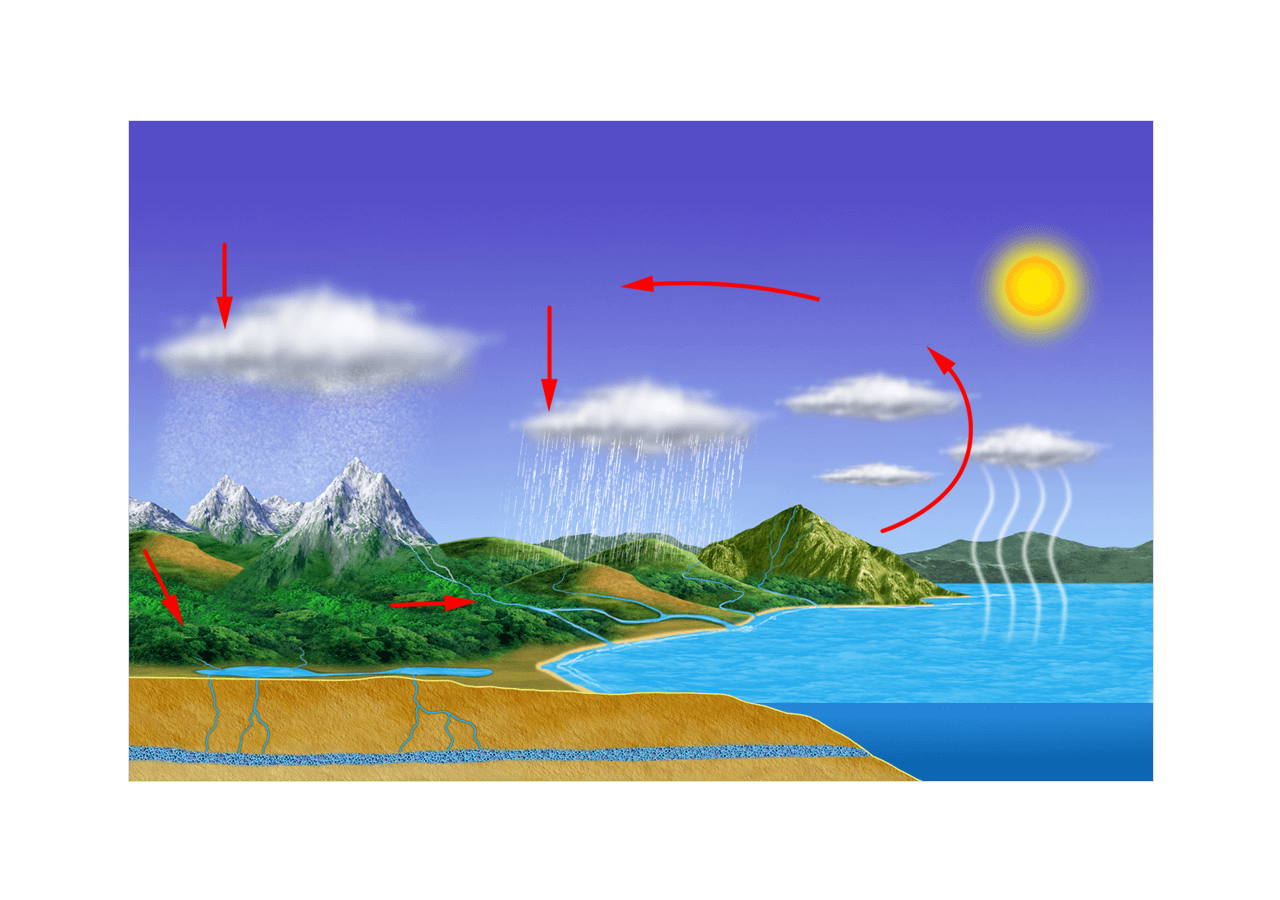
<file: conteudo/game.html>
<!doctype html>
<html lang="pt-br">
<head>
	<meta http-equiv="content-type" content="text/html;charset=utf-8">
	<meta http-equiv="cache-control" content="max-age=0" />
	<meta http-equiv="expires" content="0" />
	<meta name="author" content="Editora do Brasil" />
	<meta name="copyright" content="© 2014 Editoradobrasil.com.br" />
	<meta name="apple-mobile-web-app-title" content="Editora do Brasil">
	<link rel="stylesheet" href="css/normalize.css" type="text/css">
	<link rel="stylesheet" href="css/din.css" type="text/css">
	<link rel="stylesheet" href="css/animate.css" type="text/css">
	<link rel="stylesheet" href="css/template.css" type="text/css">
	<link rel="stylesheet" href="css/style.css" type="text/css">
	<title></title>
</head>

<body>
<div id="loading"><img src="img/template/loader.gif" alt="Carregando">Carregando</div>
<div id="init" class="container">
	<div id="capa">
		<div class="header">
			<h1></h1>
		</div>
		<div class="subheader">
			<span>-</span>	
			<p></p>
		</div>
		<div class="acoes">
			<div>Iniciar</div>
			<div>Créditos</div>
		</div>
		<div id="creditos">
			<div class="barraLogo">
				<img src="img/template/logo.png">
			</div>
			<h2>Projeto Jimboê</h2>
			<div class="boxTextMask"></div>
			<div class="boxText">
				<div class="text-creditos">
				</div>
			</div>
			<div class="btnFechaCreditos">FECHAR</div>
		</div>
	</div>

	<div id="content">
	<!-- Início do html aqui -->
		<div class="game">
			<div class="setaGame1"></div>
			<div class="setaGame2"></div>
			<div class="setaGame3"></div>
			<div class="setaGame3_1"></div>
			<div class="setaGame4"></div>
			<div class="setaGame4_1"></div>
			<div class="openFase1 abrir" id="fase1"></div>
			<div class="openFase2 abrir" id="fase2"></div>
			<div class="openFase3 abrir" id="fase3"></div>
			<div class="openFase3_1 abrir" id="fase3"></div>
			<div class="openFase4 abrir" id="fase4"></div>

			<div class="popupInicial">
				<div class="content">
					<p>
						A constante movimentação da água na natureza é chamada de “ciclo da água”, que muda continuamente de estado físico. O infográfico a seguir mostra um esquema do ciclo da água. As setas vermelhas representam as quatro etapas do ciclo. Clique em uma seta para testar seus conhecimentos.
					</p>
					<div class="close"><img src="img/close_inicial.png" alt=""></div>
				</div>
			</div>

			<div class="fase1">
				<div class="contentVideo">
					<div class="close"><img src="img/close_video.png" alt=""></div>
					<video width="710" height="500" src="media/video/evaporacao_t_leg.mp4" poster="./img/evaporacao_t_leg.jpg" controls preload="auto"  onended="funcao_sair_fullscreen();">
						<!--<source src="media/video/evaporacao_t_leg.mp4" type="video/mp4">
						<source src="media/video/evaporacao_t_leg.ogg" type="video/ogg">-->
						Seu navegador não suporte esse vídeo, por favor atualize.
					</video>
				</div>
				<div class="content">
					<div class="imgReferencia"><img src="img/referencia_fase1.png" alt=""></div>
					<div class="perguntas">
						<h1>Qual é a importância do Sol no ciclo <br />da água?</h1>
						<ul>
							<li>
								<div id="correto">
									<h2>A</h2>
									<h3>Fornece calor ao ambiente, causando a evaporação de rios, lagos e oceanos.</h3>
								</div>
							</li>
							<li>
								<div>
									<h2>B</h2>
									<h3>O calor solar provoca a precipitação da água de rios, oceanos e lagos.</h3>
								</div>
							</li>
							<li>
								<div>
									<h2>C</h2>
									<h3>A radiação solar é a principal responsável pela condensação de rios, oceanos e lagos.</h3>
								</div>
							</li>
						</ul>
					</div>
				</div>
			</div>

			<div class="fase2">
				<div class="contentVideo">
					<div class="close"><img src="img/close_video.png" alt=""></div>
					<video width="710" height="500" src="media/video/condensacao_t_leg.mp4" poster="./img/condensacao_t_leg.jpg" controls preload="auto"  onended="funcao_sair_fullscreen();">
						<!-- <source src="media/video/condensacao_t_leg.mp4" type="video/mp4">
						<source src="media/video/condensacao_t_leg.ogg" type="video/ogg"> -->
						Seu navegador não suporte esse vídeo, por favor atualize.
					</video>
				</div>
				<div class="content">
					<div class="imgReferencia"><img src="img/referencia_fase2.png" alt=""></div>
					<div class="perguntas">
						<h1>Ao atingir as camadas mais altas da atmosfera, o vapor de água se resfria, formando gotículas muito pequenas, que compõem as:</h1>
						<ul>
							<li>
								<div>
									<h2>A</h2>
									<h3>nevascas.</h3>
								</div>
							</li>
							<li>
								<div>
									<h2>B</h2>
									<h3>chuvas.</h3>
								</div>
							</li>
							<li>
								<div id="correto">
									<h2>C</h2>
									<h3>nuvens.</h3>
								</div>
							</li>
						</ul>
					</div>
				</div>
			</div>

			<div class="fase3">
				<div class="contentVideo">
					<div class="close"><img src="img/close_video.png" alt=""></div>
					<video width="710" height="500" src="media/video/precipitacao_t_leg.mp4" poster="./img/precipitacao_t_leg.jpg" controls preload="auto"  onended="funcao_sair_fullscreen();">
						<!--<source src="media/video/precipitacao_t_leg.mp4" type="video/mp4">
						<source src="media/video/precipitacao_t_leg.ogg" type="video/ogg">-->
						Seu navegador não suporte esse vídeo, por favor atualize.
					</video>
				</div>
				<div class="content">
					<div class="imgReferencia"><img src="img/referencia_fase3.png" alt=""></div>
					<div class="perguntas">
						<h1>A chuva é um fenômeno que ocorre devido à:</h1>
						<ul>
							<li>
								<div id="correto">
									<h2>A</h2>
									<h3>precipitação das gotas de água presentes nas nuvens.</h3>
								</div>
							</li>
							<li>
								<div>
									<h2>B</h2>
									<h3>ebulição das gotas de água presentes nas nuvens.</h3>
								</div>
							</li>
							<li>
								<div>
									<h2>C</h2>
									<h3>lixiviação das gotas de água presentes nas nuvens.</h3>
								</div>
							</li>
						</ul>
					</div>
				</div>
			</div>

			<div class="fase4">
				<div class="contentVideo">
					<div class="close"><img src="img/close_video.png" alt=""></div>
					<video width="710" height="500" src="media/video/infiltracao_t_leg.mp4" poster="./img/infiltracao_t_leg.jpg" controls preload="auto"  onended="funcao_sair_fullscreen();">
						<!--<source src="media/video/infiltracao_t_leg.mp4" type="video/mp4">
						<source src="media/video/infiltracao_t_leg.ogg" type="video/ogg">-->
						Seu navegador não suporte esse vídeo, por favor atualize.
					</video>
				</div>
				<div class="content">
					<div class="imgReferencia"><img src="img/referencia_fase4.png" alt=""></div>
					<div class="perguntas">
						<h1>O processo de infiltração contribui para:</h1>
						<ul>
							<li>
								<div id="correto">
									<h2>A</h2>
									<h3>a formação de reservas subterrâneas de água.</h3>
								</div>
							</li>
							<li>
								<div>
									<h2>B</h2>
									<h3>o aumento do volume dos rios.</h3>
								</div>
							</li>
							<li>
								<div>
									<h2>C</h2>
									<h3>o aumento da evaporação.</h3>
								</div>
							</li>
						</ul>
					</div>
				</div>
			</div>

		</div>
	<!-- Final do html aqui -->
	</div>
</div>
	<script>
function iniciar_oed_frame(){
	iniciar_com_tap();
}	
	</script>
  <script type="text/javascript" src="../js/lib/howler.js"></script>
  <script type="text/javascript" src="js/audios_oed.js"></script>
  <script type="text/javascript" src="../js/carrega_oed.js"></script>
  <script type="text/javascript" src="js/funcoes.js"></script>
</body>	
</html>
</file>
<file: conteudo/css/din.css>
@font-face {
    font-family: 'dincond-boldregular';
    src: url(din/din_cond-bold-webfont.eot);
    src: url(din/din_cond-bold-webfont.eot?#iefix) format('embedded-opentype'),
         url(din/din_cond-bold-webfont.woff) format('woff'),
         url(din/din_cond-bold-webfont.ttf) format('truetype'),
         url(din/din_cond-bold-webfont.svg#dincond-boldregular) format('svg');
    font-weight: normal;
    font-style: normal;
}
@font-face {
    font-family: 'dincond-lightregular';
    src: url(din/din_cond-light-webfont.eot);
    src: url(din/din_cond-light-webfont.eot?#iefix) format('embedded-opentype'),
         url(din/din_cond-light-webfont.woff) format('woff'),
         url(din/din_cond-light-webfont.ttf) format('truetype'),
         url(din/din_cond-light-webfont.svg#dincond-lightregular) format('svg');
    font-weight: normal;
    font-style: normal;
}
@font-face {
    font-family: 'dincond-mediumregular';
    src: url(din/din_cond-medium-webfont.eot);
    src: url(din/din_cond-medium-webfont.eot?#iefix) format('embedded-opentype'),
         url(din/din_cond-medium-webfont.woff) format('woff'),
         url(din/din_cond-medium-webfont.ttf) format('truetype'),
         url(din/din_cond-medium-webfont.svg#dincond-mediumregular) format('svg');
    font-weight: normal;
    font-style: normal;
}
</file>
<file: conteudo/css/template.css>
html {
	-webkit-tap-highlight-color: rgba(255,0,255,0);
}
.blueDiv {
	-webkit-tap-highlight-color: rgba(255,0,0,0);
}

@font-face {
    font-family: 'MyriadProRegular';
    src: url('myriadpro-regular.eot');
    src: url('myriadpro-regular.eot') format('embedded-opentype'),
         url('myriadpro-regular.woff') format('woff'),
         url('myriadpro-regular.ttf') format('truetype'),
         url('myriadpro-regular.svg#MyriadProRegular') format('svg');
	font-weight:normal;
	font-style:normal;
}
@font-face {
    font-family: 'MyriadProLight';
    src: url('myriadpro-light.eot');
    src: url('myriadpro-light.eot') format('embedded-opentype'),
         url('myriadpro-light.woff') format('woff'),
         url('myriadpro-light.ttf') format('truetype'),
         url('myriadpro-light.svg#MyriadProLight') format('svg');
	font-weight:normal;
	font-style:normal;
}
@font-face {
    font-family: 'proxima_novalight';
    src: url('proximanova-light-webfont.eot');
    src: url('proximanova-light-webfont.eot?#iefix') format('embedded-opentype'),
         url('proximanova-light-webfont.woff') format('woff'),
         url('proximanova-light-webfont.ttf') format('truetype'),
         url('proximanova-light-webfont.svg#proxima_novalight') format('svg');
    font-weight: normal;
    font-style: normal;

}
@font-face {
    font-family: 'proxima_nova_rgregular';
    src: url('proximanova-regular-webfont.eot');
    src: url('proximanova-regular-webfont.eot?#iefix') format('embedded-opentype'),
         url('proximanova-regular-webfont.woff') format('woff'),
         url('proximanova-regular-webfont.ttf') format('truetype'),
         url('proximanova-regular-webfont.svg#proxima_nova_rgregular') format('svg');
    font-weight: normal;
    font-style: normal;

}
body{
	font-family: 'MyriadProLight';
	overflow:hidden;
}
#loading {
	position:fixed;
	left:0;
	top:0;
	width:0%;
	height:0%;
	background-color:#efefef;	
	z-index:9001;
	display:none;
	text-align:center;
	font-family: 'proxima_novalight';
	font-size:16px;
}
#loading img {
	display:block;
	display:none;
	margin:250px auto 15px auto;
}
#capa {
	position:absolute;
	top:0;
	left:0;
	width:100%;
	height:100%;
	background:url(../img/template/capa.jpg) no-repeat center;
	z-index:9000;
	display:none;
}
#capa .header {
	display:none;
	width:1090px;
	height:330px;
	background:url(../img/template/capa-header.png) no-repeat left top;	
	margin:25px 0 0 29px;
	padding:1px 0;
	transition:all .5s ease;
	-moz-transition:all 1s ease;
	-ms-transition:all 1s ease;
	-o-transition:all 1s ease;
	-webkit-transition:all 1s ease;
}
#capa .header h1 {
	display:block;
	width:700px;
	height:50px;
	text-align:left;
	padding:1px;
	margin:20px 0 0 30px;
	font-family: 'MyriadProRegular';
	font-size:51px;
	color:#FFF;
	font-weight:normal;
	text-transform:uppercase;
}
#capa .subheader {
	position: relative;
	width:577px;
	display:block;
	opacity:0;
	margin:-75px 0 0 33px;
	padding:10px 15px 5px 15px;
	background-color:#F60;
	-webkit-border-radius: 10px;
	-moz-border-radius: 10px;
	border-radius: 10px;
	transition:all .5s ease;
	-moz-transition:all .5s ease;
	-ms-transition:all .5s ease;
	-o-transition:all .5s ease;
	-webkit-transition:all .5s ease;
	transition-delay:.2s;
	-webkit-transition-delay:.2s;
	-o-transition-delay:.2s;
	-moz-transition-delay:.2s;

}
#capa .subheader p {
	font-family: 'MyriadProRegular';
	color:#fff;
	font-size:35px;
	padding:0;
	margin:0;
	text-transform:uppercase;
}
#capa .subheader span {
	position: absolute; 
	color: #fff; 
	top:14px; left: 194px; font-size: 33px; color: #FFFFFF; font-family: 'MyriadProRegular';
}
#capa .acoes {
	position:absolute;
	bottom:0;
	right:0;
	width:230px;
	height:180px;
}
#capa .acoes div:first-child {
	display:none;
	float:right;
	width:100px;
	border:3px solid #fff;
	margin:55px 30px 0 0;
	padding:8px 15px;
	-webkit-border-radius: 15px;
	-moz-border-radius: 15px;
	border-radius: 15px;
	font-family: 'proxima_nova_rgregular';
	font-size:30px;
	color:#FFF;
	text-transform:uppercase;
	cursor:pointer;
	transition:all .5s ease-out;
	-moz-transition:all .5s ease-out;
	-ms-transition:all .5s ease-out;
	-o-transition:all .5s ease-out;
	-webkit-transition:all .5s ease-out;
}
#capa .acoes div:first-child:hover {
	transform:scale(1.1);
	-webkit-transform:scale(1.1);
}
#capa .acoes div:nth-child(2) {
	display:none;
	width:68px;
	margin:120px 0 0 85px;
	padding:6px 10px 3px 10px;
	-webkit-border-radius: 10px;
	-moz-border-radius: 10px;
	border-radius: 10px;
	font-family: 'MyriadProLight';
	font-size:23px;
	color:#fff;
	cursor:pointer;
	transition:all .5s ease-out;
	-moz-transition:all .5s ease-out;
	-ms-transition:all .5s ease-out;
	-o-transition:all .5s ease-out;
	-webkit-transition:all .5s ease-out;
}
#capa .acoes div:nth-child(2):hover {
	text-decoration:underline;
}
#creditos {
	display:none;
	position:relative;
	width:700px; 
	height:400px;
	background-color:#FFF;
	margin:33px 0 0 50px;
}
#creditos .barraLogo {
	float:left;
	width:120px;
	height:380px;
	padding:10px;
	background-color:#292a67;
}
#creditos h2 {
	width:530px;
	float:left;
	font-family: 'proxima_novalight';
	color:#292a67;
	font-size:34px;
	font-weight:normal;
	padding:20px 0 0 20px;
	margin:0;
}
#creditos .boxText {
	width:520px;
	height:261px;
	overflow:hidden;
	float:left;
	margin:-330px 0 0 160px;
}
#creditos .boxTextMask {
	position:absolute;
	width:520px;
	height:261px;
	z-index:300;
	margin:70px 0 0 160px;
	background:url(../img/template/bgCreditosText.png) no-repeat left top;
}
#creditos .boxText .text-creditos {
	display:block;
	margin:261px 0 0 0;
	font-family: Arial, Helvetica, sans-serif;
	font-size:11px;
	line-height:180%;
}
#creditos .btnFechaCreditos {
	position:absolute;
	bottom:20px;
	right:20px;
	width:42px;
	height:18px;
	border:2px solid #555;
	margin:110px 0 0 100px;
	padding:6px 10px 3px 10px;
	-webkit-border-radius: 10px;
	-moz-border-radius: 10px;
	border-radius: 10px;
	font-family: Arial, Helvetica, sans-serif;
	font-size:11px;
	color:#666;
	background:#ffffff;
	text-transform:uppercase;
	cursor:pointer;
}
.container {
	width:1024px;
	height:660px; 
	overflow:hidden; 
	display:block; 
	position:absolute; 
	padding:0; 
	top:50%; 
	left:50%; 
	margin:-330px 0 0 -512px;
	background:rgba(255,255,255,.3);
	border:1px solid rgba(255,255,255,.8);
	
	cursor:default;
}
#header {
	display:inherit;
	position:relative;
	width:1024px;
	height:60px;
	top:0;
	border-bottom:3px solid #fff;
	z-index:0;
	visibility:hidden;
}
#header .icon {
	width:60px;
	height:60px;
	float:left;
	border-right:3px solid #fff;
	cursor:pointer;
}
.imghome {
	background:url(../img/template/btnHome.png) no-repeat 11px 12px;
}
.imginfografico, .imgInfografico {
	background:url(../img/template/icones.png) no-repeat -138px -51px;
}
.imginfografico, .imgInfografico {
	background:url(../img/template/icones.png) no-repeat -138px -51px;
}
.imgjogo, .imgJogo {
	background:url(../img/template/icones.png) no-repeat -136px 12px;
}
.imgVideo, .imgvideo {
	background:url(../img/template/icones.png) no-repeat -62px 12px;
}

.imgdragindrop, .imgDragInDrop {
	background:url(../img/template/icones.png) no-repeat -62px -51px;
}
#header h1 {
	display:block;
	width:875px;
	float:left;
	margin:0;
	padding:2px 0 0 20px;
	font-family: 'MyriadProRegular';
	text-transform:uppercase;
	-webkit-font-smoothing: antialiased;
	text-shadow:1px 1px 1px rgba(0,0,0,0.5);
	font-size:46px;
	font-weight:normal;
	color:white;
}
#header #btnOptions {
	width:63px;
	height:78px;
	position:absolute;
	right:0;
	z-index:100;
	transition:all .5s ease;
	-moz-transition:all .5s ease;
	-ms-transition:all .5s ease;
	-o-transition:all .5s ease;
	-webkit-transition:all .5s ease;
}
#header #btnOptions:hover {
	/*height:88px;*/
}
#header #btnOptions .actionOptions {
	display:block;
	width:60px;
	height:62px;
	margin:0 0 0 3px;
	/*background:url(../img/template/btnInstrucoes.png) no-repeat 11px 15px;*/
}
ul#navOptions {
	display:none;
	position:absolute;
	list-style:none;
	top:0;
	right:0;
	padding:0;
	margin:0;
	z-index:110;
	margin:60px 0 0 0;
}
ul#navOptions li {
	display:block;
	margin:0 auto;
	padding:37px 9px 0 0;
	cursor:pointer;
	transition:all .5s ease;
	-moz-transition:all .5s ease;
	-ms-transition:all .5s ease;
	-o-transition:all .5s ease;
	-webkit-transition:all .5s ease;

	
}
ul#navOptions li:hover {
	opacity:0.3;
}
.overlayOptions {
	display:none;
	position:absolute;
	top:0;
	left:0;
	width:100%;
	height:100%;
	background:rgba(0,0,0,0);
	z-index:91;
}
#instrucoes {
	display:none;
	position:absolute;
	right:5px;
	top:70px;
	margin:0;
	z-index:60;
	padding:20px;
	color:#fff;
	text-shadow:1px 1px 0 rgba(0,0,0,.3);
	background-color:#FF0;
	border:3px solid rgba(255,255,255,0.5);
}
#instrucoes p {
	padding:15px;
	margin:0;
	font-family: 'MyriadProLight';
	font-size:23px;
	color:#fff;
}
.seta {
	display:none;
	position:absolute;
	z-index:999;
	top:50%;
	right:-20px;
	margin:-50px 0 0 0;
	width: 0;
	height: 0;
	border-left: 20px solid red;
	border-top: 50px solid transparent;
	border-bottom: 50px solid transparent;
}
</file>
<file: conteudo/css/style.css>
.container{background:#554CC8}.game{width:100%;height:660px;background:url(../img/bgGame1.png) no-repeat;background-position:0px 60px;}.game .setaGame1,.game .setaGame2,.game .setaGame3,.game .setaGame3_1,.game .setaGame4,.game .setaGame4_1{position:fixed;top:242px;left:216px;width:18px;height:88px;background-image:url(../img/seta_game_3.png);background-size:contain}.game .setaGame1{background-image:url(../img/seta_game_1.png);left:880px;top:345px;width:93px;height:189px}.game .setaGame2{background-image:url(../img/seta_game_2.png);left:620px;top:275px;width:201px;height:27px}.game .setaGame3_1{background-image:url(../img/seta_game_3_1.png);left:540px;top:305px;height:107px}.game .setaGame4{background-image:url(../img/seta_game_4.png);left:142px;top:548px;width:42px;height:79px}.game .setaGame4_1{background-image:url(../img/seta_game_4_1.png);left:390px;top:594px;width:88px;height:18px}.game .openFase1{position:absolute;left:806px;top:307px;width:182px;height:230px;cursor:pointer}.game .openFase2{position:absolute;left:616px;top:247px;width:242px;height:54px;cursor:pointer}.game .openFase3{position:absolute;left:376px;top:257px;width:232px;height:160px;cursor:pointer}.game .openFase3_1{position:absolute;left:6px;top:157px;width:372px;height:180px;cursor:pointer}.game .openFase4{position:absolute;left:136px;top:547px;width:362px;height:110px;cursor:pointer}.game .popupInicial{width:100%;height:660px;top:0px;background:none rgba(255,255,255,0.7);display:none;position:absolute;z-index:20}.game .popupInicial .content{position:absolute;border:5px solid #00a8ff;border-radius:10px;background:#fff;top:210px;left:260px;display:none}.game .popupInicial .content p{font-family:"dincond-lightregular";color:#434343;font-size:22px;padding:8px 15px;text-align:center;line-height:30px;width:419px}.game .popupInicial .content .close{position:absolute;right:-20px;top:-26px;cursor:pointer}.game .fase1,.game .fase2,.game .fase3,.game .fase4{width:100%;height:660px;top:0px;background:none rgba(0,0,0,0.7);display:none;position:absolute;z-index:10}.game .fase1 .contentVideo,.game .fase2 .contentVideo,.game .fase3 .contentVideo,.game .fase4 .contentVideo{position:absolute;border-radius:15px;background:#fff;top:70px;left:140px;width:710px;padding:5px;z-index:2;display:none}.game .fase1 .contentVideo .close,.game .fase2 .contentVideo .close,.game .fase3 .contentVideo .close,.game .fase4 .contentVideo .close{position:absolute;right:-20px;top:-20px;cursor:pointer}.game .fase1 .contentVideo video,.game .fase2 .contentVideo video,.game .fase3 .contentVideo video,.game .fase4 .contentVideo video{width:711px;height:500px}.game .fase1 .content,.game .fase2 .content,.game .fase3 .content,.game .fase4 .content{position:absolute;border-radius:15px;background:#85c5ec;top:70px;left:130px;width:710px;padding:24px;display:none}.game .fase1 .content .imgReferencia,.game .fase2 .content .imgReferencia,.game .fase3 .content .imgReferencia,.game .fase4 .content .imgReferencia{float:left;width:260px;height:476px;border-radius:10px 0 0 10px;overflow:hidden}.game .fase1 .content .imgReferencia img,.game .fase2 .content .imgReferencia img,.game .fase3 .content .imgReferencia img,.game .fase4 .content .imgReferencia img{width:100%}.game .fase1 .content .perguntas,.game .fase2 .content .perguntas,.game .fase3 .content .perguntas,.game .fase4 .content .perguntas{float:left;width:425px;margin-left:24px}.game .fase1 .content .perguntas h1,.game .fase2 .content .perguntas h1,.game .fase3 .content .perguntas h1,.game .fase4 .content .perguntas h1{font-family:"dincond-lightregular";color:#fff;font-size:28px;padding:8px 15px;line-height:38px;width:93%;background:#262261;margin:0;border-radius:0 10px 0 0;cursor:help}.game .fase1 .content .perguntas ul,.game .fase2 .content .perguntas ul,.game .fase3 .content .perguntas ul,.game .fase4 .content .perguntas ul{list-style:none;float:left;width:100%;padding:0;margin:0}.game .fase1 .content .perguntas ul li,.game .fase2 .content .perguntas ul li,.game .fase3 .content .perguntas ul li,.game .fase4 .content .perguntas ul li{width:100%;background:#56a7d9;float:left;margin-top:24px;cursor:pointer;display:none}.game .fase1 .content .perguntas ul li div,.game .fase2 .content .perguntas ul li div,.game .fase3 .content .perguntas ul li div,.game .fase4 .content .perguntas ul li div{float:left;width:100%}.game .fase1 .content .perguntas ul li div h2,.game .fase2 .content .perguntas ul li div h2,.game .fase3 .content .perguntas ul li div h2,.game .fase4 .content .perguntas ul li div h2{background:#0e76bc;font-family:"dincond-lightregular";color:#fff;font-size:55px;padding:20px 32px;text-align:center;float:left;margin:0}.game .fase1 .content .perguntas ul li div h3,.game .fase2 .content .perguntas ul li div h3,.game .fase3 .content .perguntas ul li div h3,.game .fase4 .content .perguntas ul li div h3{font-family:"dincond-lightregular";color:#fff;font-size:20px;padding:23px 20px 0;text-align:left;float:left;margin:0;line-height:27px;width:69%}.game .fase1 .content .perguntas ul li:nth-child(3),.game .fase2 .content .perguntas ul li:nth-child(3),.game .fase3 .content .perguntas ul li:nth-child(3),.game .fase4 .content .perguntas ul li:nth-child(3){border-radius:0 0 10px 0}.game .fase1 .content .perguntas ul li:hover,.game .fase2 .content .perguntas ul li:hover,.game .fase3 .content .perguntas ul li:hover,.game .fase4 .content .perguntas ul li:hover{transition:background 1s ease;-webkit-transition:background 1s ease;-moz-transition:background 1s ease;-ms-transition:background 1s ease;-o-transition:background 1s ease;background:#2486c2}.game .fase1 .content .close,.game .fase2 .content .close,.game .fase3 .content .close,.game .fase4 .content .close{position:absolute;right:-20px;top:-26px;cursor:pointer}.game .fase2 .content .perguntas ul li{margin-top:9px}.game .fase2 .content .perguntas ul li div{float:left;width:100%}.game .fase2 .content .perguntas ul li div h2{padding:15px 38px}.game .fase2 .content .perguntas ul li div h3{padding:34px 20px 0;width:59%}.game .fase3 .content,.game .fase4 .content{top:56px;height:505px}.game .fase3 .content .imgReferencia,.game .fase4 .content .imgReferencia{border-radius:10px 10px 0px 0px;width:100%;height:196px}.game .fase3 .content .perguntas,.game .fase4 .content .perguntas{border-radius:0;width:100%;margin-left:0}.game .fase3 .content .perguntas h1,.game .fase4 .content .perguntas h1{width:95.8%;border-radius:0;margin-top:8px}.game .fase3 .content .perguntas ul li,.game .fase4 .content .perguntas ul li{margin-top:8px}.game .fase3 .content .perguntas ul li div,.game .fase4 .content .perguntas ul li div{float:left;width:100%}.game .fase3 .content .perguntas ul li div h2,.game .fase4 .content .perguntas ul li div h2{padding:5px 38px}.game .fase3 .content .perguntas ul li:nth-child(3),.game .fase4 .content .perguntas ul li:nth-child(3){border-radius:0 0 10px 10px}.game .fase3 .content .perguntas ul li:nth-child(3) div,.game .fase4 .content .perguntas ul li:nth-child(3) div{float:left;width:100%}.game .fase3 .content .perguntas ul li:nth-child(3) div h2,.game .fase4 .content .perguntas ul li:nth-child(3) div h2{border-radius:0 0px 0 10px}@keyframes bounce{0%,20%,50%,80%,100%{transform:translateY(0);-webkit-transform:translateY(0);-moz-transform:translateY(0);-ms-transform:translateY(0);-o-transform:translateY(0)}70%{transform:translateY(-15px);-webkit-transform:translateY(-15px);-moz-transform:translateY(-15px);-ms-transform:translateY(-15px);-o-transform:translateY(-15px)}90%{transform:translateY(-7px);-webkit-transform:translateY(-7px);-moz-transform:translateY(-7px);-ms-transform:translateY(-7px);-o-transform:translateY(-7px)}}@-moz-keyframes bounce{0%,20%,50%,80%,100%{transform:translateY(0);-webkit-transform:translateY(0);-moz-transform:translateY(0);-ms-transform:translateY(0);-o-transform:translateY(0)}70%{transform:translateY(-15px);-webkit-transform:translateY(-15px);-moz-transform:translateY(-15px);-ms-transform:translateY(-15px);-o-transform:translateY(-15px)}90%{transform:translateY(-7px);-webkit-transform:translateY(-7px);-moz-transform:translateY(-7px);-ms-transform:translateY(-7px);-o-transform:translateY(-7px)}}@-webkit-keyframes bounce{0%,20%,50%,80%,100%{transform:translateY(0);-webkit-transform:translateY(0);-moz-transform:translateY(0);-ms-transform:translateY(0);-o-transform:translateY(0)}70%{transform:translateY(-15px);-webkit-transform:translateY(-15px);-moz-transform:translateY(-15px);-ms-transform:translateY(-15px);-o-transform:translateY(-15px)}90%{transform:translateY(-7px);-webkit-transform:translateY(-7px);-moz-transform:translateY(-7px);-ms-transform:translateY(-7px);-o-transform:translateY(-7px)}}.bounce{-webkit-animation:bounce 8s infinite;-moz-animation:bounce 8s infinite;-ms-animation:bounce 8s infinite;-o-animation:bounce 8s infinite;animation:bounce 8s infinite}@keyframes bounce1{0%,20%,50%,80%,100%{transform:rotate(0deg);-webkit-transform:rotate(0deg);-moz-transform:rotate(0deg);-ms-transform:rotate(0deg);-o-transform:rotate(0deg)}70%{transform:rotate(-15deg);-webkit-transform:rotate(-15deg);-moz-transform:rotate(-15deg);-ms-transform:rotate(-15deg);-o-transform:rotate(-15deg)}90%{transform:rotate(-7deg);-webkit-transform:rotate(-7deg);-moz-transform:rotate(-7deg);-ms-transform:rotate(-7deg);-o-transform:rotate(-7deg)}}@-moz-keyframes bounce1{0%,20%,50%,80%,100%{transform:rotate(0deg);-webkit-transform:rotate(0deg);-moz-transform:rotate(0deg);-ms-transform:rotate(0deg);-o-transform:rotate(0deg)}70%{transform:rotate(-15deg);-webkit-transform:rotate(-15deg);-moz-transform:rotate(-15deg);-ms-transform:rotate(-15deg);-o-transform:rotate(-15deg)}90%{transform:rotate(-7deg);-webkit-transform:rotate(-7deg);-moz-transform:rotate(-7deg);-ms-transform:rotate(-7deg);-o-transform:rotate(-7deg)}}@-webkit-keyframes bounce1{0%,20%,50%,80%,100%{transform:rotate(0deg);-webkit-transform:rotate(0deg);-moz-transform:rotate(0deg);-ms-transform:rotate(0deg);-o-transform:rotate(0deg)}70%{transform:rotate(-15deg);-webkit-transform:rotate(-15deg);-moz-transform:rotate(-15deg);-ms-transform:rotate(-15deg);-o-transform:rotate(-15deg)}90%{transform:rotate(-7deg);-webkit-transform:rotate(-7deg);-moz-transform:rotate(-7deg);-ms-transform:rotate(-7deg);-o-transform:rotate(-7deg)}}.bounce1{-webkit-animation:bounce1 8s infinite;-moz-animation:bounce1 8s infinite;-ms-animation:bounce1 8s infinite;-o-animation:bounce1 8s infinite;animation:bounce1 8s infinite}@keyframes bounce2{0%,20%,50%,80%,100%{transform:translateX(0);-webkit-transform:translateX(0);-moz-transform:translateX(0);-ms-transform:translateX(0);-o-transform:translateX(0)}70%{transform:translateX(-15px);-webkit-transform:translateX(-15px);-moz-transform:translateX(-15px);-ms-transform:translateX(-15px);-o-transform:translateX(-15px)}90%{transform:translateX(-7px);-webkit-transform:translateX(-7px);-moz-transform:translateX(-7px);-ms-transform:translateX(-7px);-o-transform:translateX(-7px)}}@-moz-keyframes bounce2{0%,20%,50%,80%,100%{transform:translateX(0);-webkit-transform:translateX(0);-moz-transform:translateX(0);-ms-transform:translateX(0);-o-transform:translateX(0)}70%{transform:translateX(-15px);-webkit-transform:translateX(-15px);-moz-transform:translateX(-15px);-ms-transform:translateX(-15px);-o-transform:translateX(-15px)}90%{transform:translateX(-7px);-webkit-transform:translateX(-7px);-moz-transform:translateX(-7px);-ms-transform:translateX(-7px);-o-transform:translateX(-7px)}}@-webkit-keyframes bounce2{0%,20%,50%,80%,100%{transform:translateX(0);-webkit-transform:translateX(0);-moz-transform:translateX(0);-ms-transform:translateX(0);-o-transform:translateX(0)}70%{transform:translateX(-15px);-webkit-transform:translateX(-15px);-moz-transform:translateX(-15px);-ms-transform:translateX(-15px);-o-transform:translateX(-15px)}90%{transform:translateX(-7px);-webkit-transform:translateX(-7px);-moz-transform:translateX(-7px);-ms-transform:translateX(-7px);-o-transform:translateX(-7px)}}.bounce2{-webkit-animation:bounce2 8s infinite;-moz-animation:bounce2 8s infinite;-ms-animation:bounce2 8s infinite;-o-animation:bounce2 8s infinite;animation:bounce2 8s infinite}
</file>
